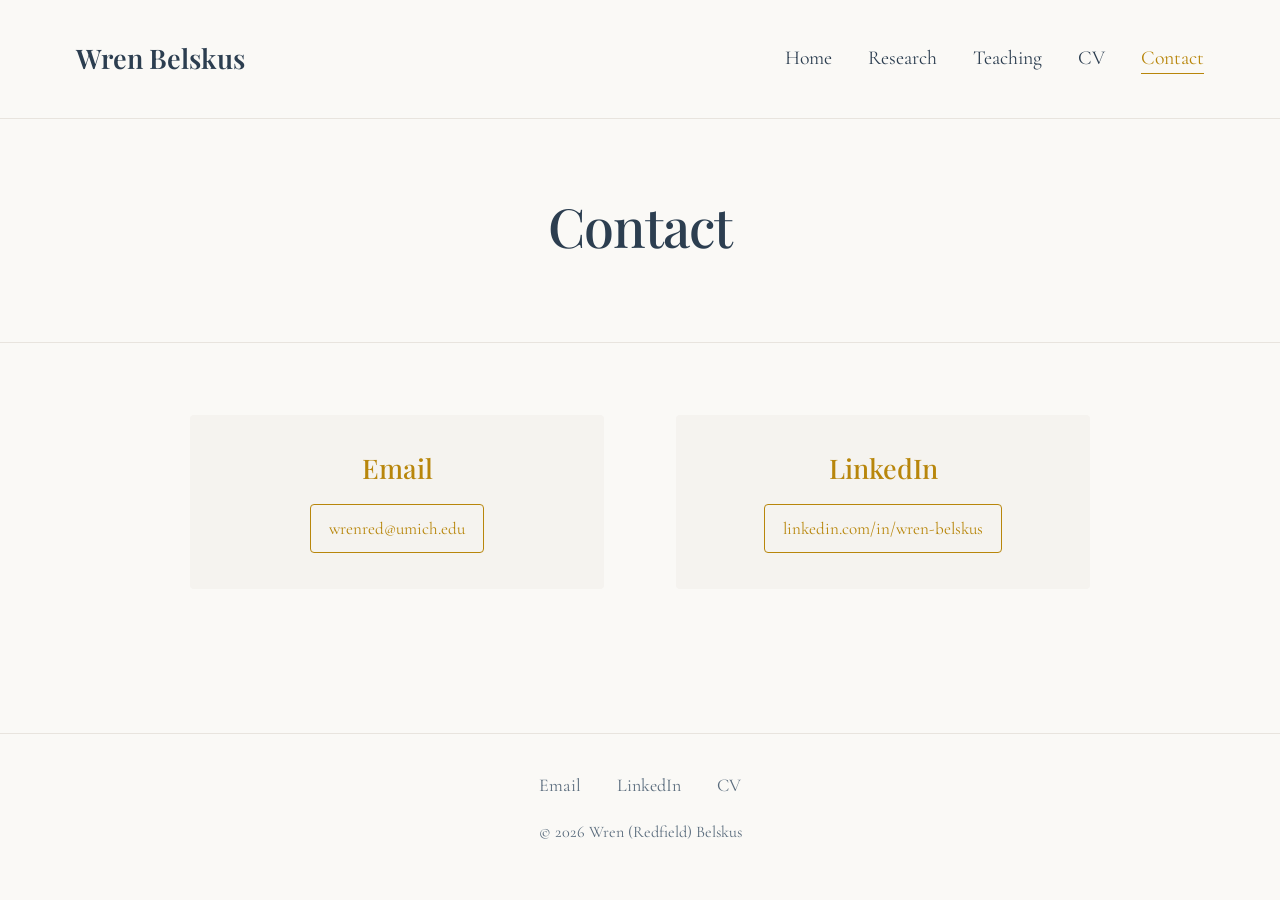
<file: contact.html>
<!DOCTYPE html>
<html lang="en">
<head>
    <!-- Google Analytics -->
    <script async src="https://www.googletagmanager.com/gtag/js?id=G-532YMSY0NJ"></script>
    <script>
        window.dataLayer = window.dataLayer || [];
        function gtag(){dataLayer.push(arguments);}
        gtag('js', new Date());
        gtag('config', 'G-532YMSY0NJ');
    </script>

    <meta charset="UTF-8">
    <meta name="viewport" content="width=device-width, initial-scale=1.0">
    <title>Contact | Wren Belskus | Michigan Accounting PhD</title>
    <meta name="description" content="Contact Wren Belskus, PhD Candidate in Accounting at University of Michigan Ross School of Business. Email and LinkedIn.">
    <meta name="keywords" content="Wren Belskus, Wren Redfield Belskus, contact, email, University of Michigan, Michigan Ross, umich, accounting PhD">
    <meta name="author" content="Wren Belskus">

    <!-- Open Graph / LinkedIn / Facebook -->
    <meta property="og:type" content="website">
    <meta property="og:url" content="https://wrenbelskus.com/contact.html">
    <meta property="og:title" content="Contact | Wren Belskus">
    <meta property="og:description" content="Contact Wren Belskus, PhD Candidate in Accounting at University of Michigan Ross School of Business.">
    <meta property="og:image" content="https://wrenbelskus.com/headshot.jpg">

    <!-- Twitter -->
    <meta name="twitter:card" content="summary_large_image">
    <meta name="twitter:title" content="Contact | Wren Belskus">
    <meta name="twitter:description" content="Contact Wren Belskus, PhD Candidate in Accounting at University of Michigan Ross School of Business.">
    <meta name="twitter:image" content="https://wrenbelskus.com/headshot.jpg">
    <link rel="stylesheet" href="styles.css">
</head>
<body>
    <nav>
        <div class="container">
            <a href="index.html" class="nav-brand">Wren Belskus</a>
            <ul class="nav-links">
                <li><a href="index.html">Home</a></li>
                <li><a href="research.html">Research</a></li>
                <li><a href="teaching.html">Teaching</a></li>
                <li><a href="cv.html">CV</a></li>
                <li><a href="contact.html" class="active">Contact</a></li>
            </ul>
        </div>
    </nav>

    <header class="page-header">
        <div class="container">
            <h1>Contact</h1>
        </div>
    </header>

    <main class="contact-section">
        <div class="container">
            <div class="contact-content">
                <div class="contact-card">
                    <h3>Email</h3>
                    <a href="mailto:wrenred@umich.edu" class="contact-btn">wrenred@umich.edu</a>
                </div>

                <div class="contact-card">
                    <h3>LinkedIn</h3>
                    <a href="https://www.linkedin.com/in/wren-belskus" target="_blank" rel="noopener" class="contact-btn">linkedin.com/in/wren-belskus</a>
                </div>
            </div>
        </div>
    </main>

    <footer>
        <div class="container">
            <div class="footer-links">
                <a href="mailto:wrenred@umich.edu">Email</a>
                <a href="https://www.linkedin.com/in/wren-belskus" target="_blank" rel="noopener">LinkedIn</a>
                <a href="Belskus - CV OCTOBER 2026.pdf" target="_blank">CV</a>
            </div>
            <p>&copy; 2026 Wren (Redfield) Belskus</p>
        </div>
    </footer>
</body>
</html>
</file>
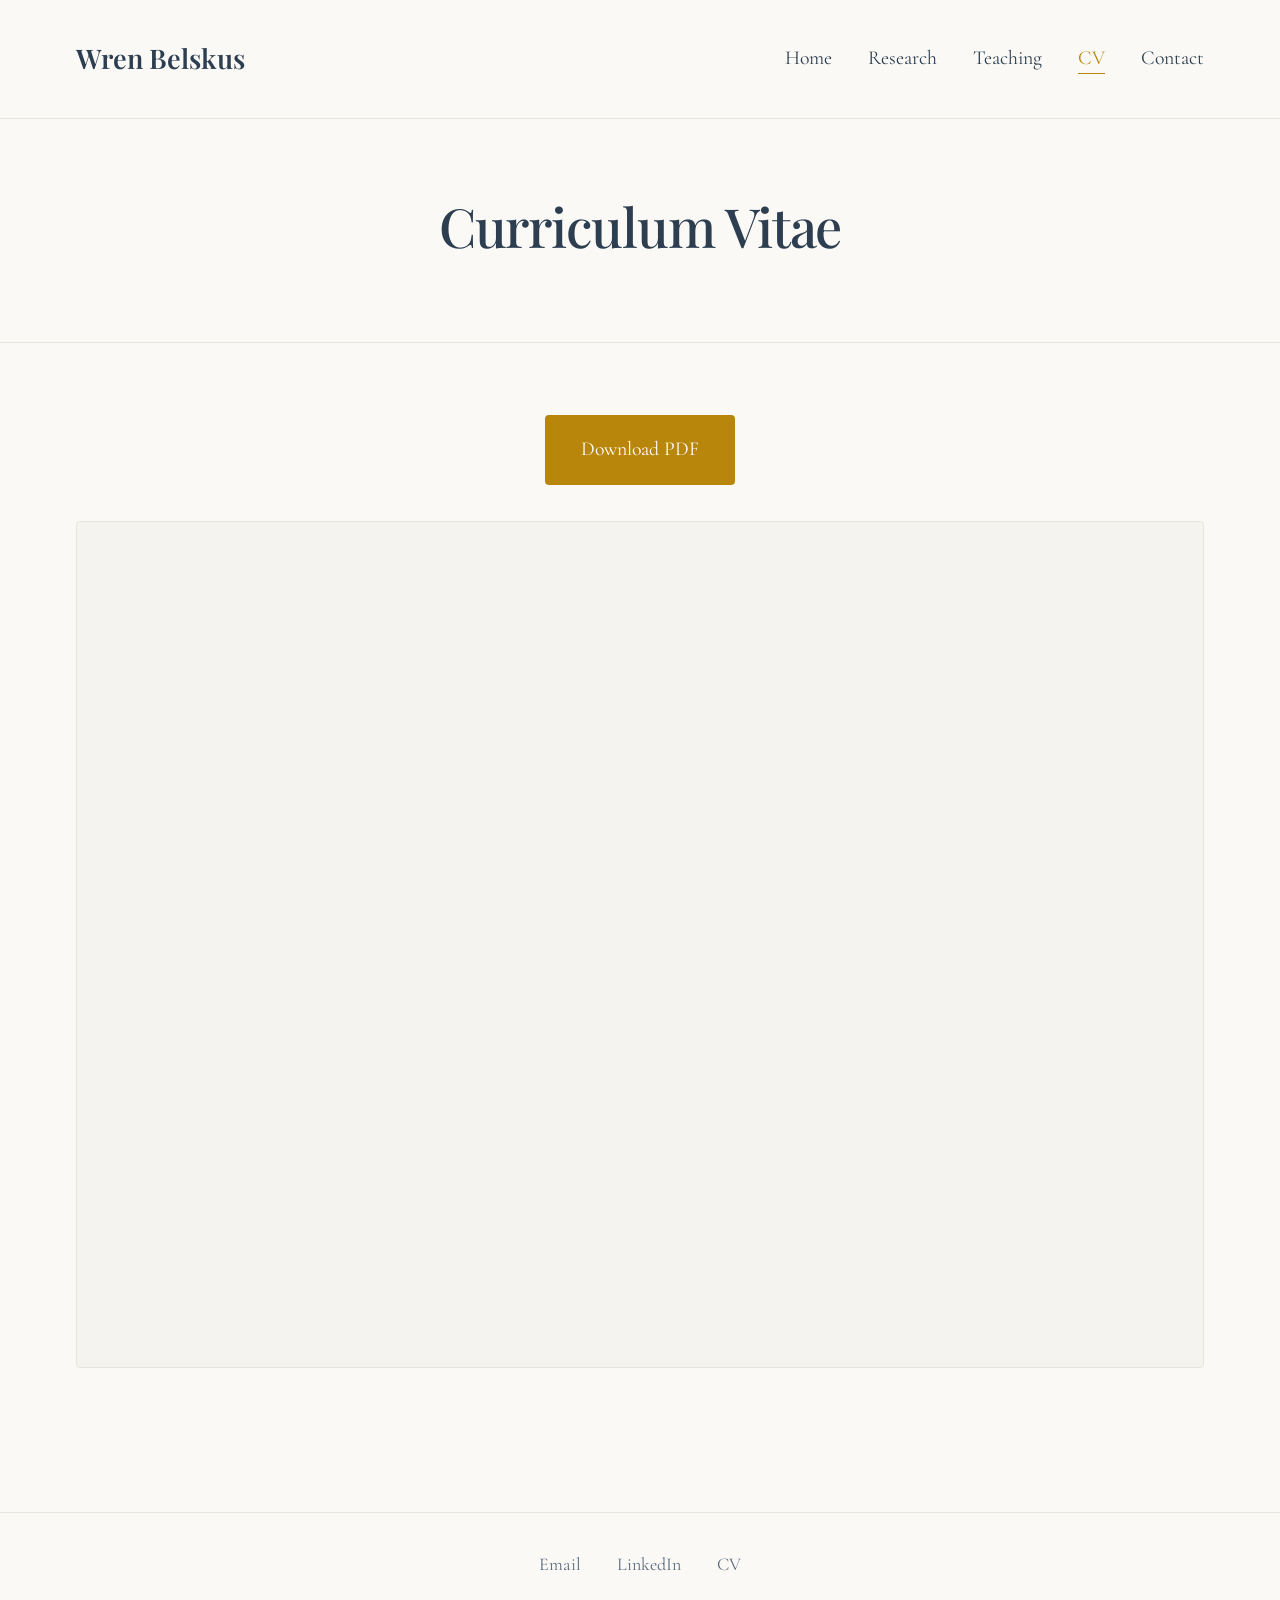
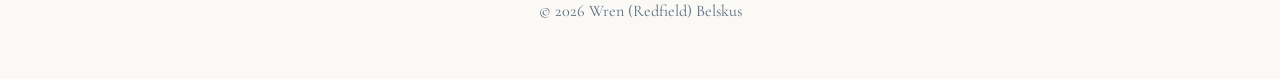
<file: cv.html>
<!DOCTYPE html>
<html lang="en">
<head>
    <!-- Google Analytics -->
    <script async src="https://www.googletagmanager.com/gtag/js?id=G-532YMSY0NJ"></script>
    <script>
        window.dataLayer = window.dataLayer || [];
        function gtag(){dataLayer.push(arguments);}
        gtag('js', new Date());
        gtag('config', 'G-532YMSY0NJ');
    </script>

    <meta charset="UTF-8">
    <meta name="viewport" content="width=device-width, initial-scale=1.0">
    <title>CV | Wren Belskus | Michigan Accounting PhD</title>
    <meta name="description" content="Curriculum vitae of Wren Belskus, PhD Candidate in Accounting at University of Michigan Ross School of Business.">
    <meta name="keywords" content="Wren Belskus, Wren Redfield Belskus, CV, curriculum vitae, accounting PhD, University of Michigan, Michigan Ross, umich">
    <meta name="author" content="Wren Belskus">

    <!-- Open Graph / LinkedIn / Facebook -->
    <meta property="og:type" content="website">
    <meta property="og:url" content="https://wrenbelskus.com/cv.html">
    <meta property="og:title" content="CV | Wren Belskus">
    <meta property="og:description" content="Curriculum vitae of Wren Belskus, PhD Candidate in Accounting at University of Michigan Ross School of Business.">
    <meta property="og:image" content="https://wrenbelskus.com/headshot.jpg">

    <!-- Twitter -->
    <meta name="twitter:card" content="summary_large_image">
    <meta name="twitter:title" content="CV | Wren Belskus">
    <meta name="twitter:description" content="Curriculum vitae of Wren Belskus, PhD Candidate in Accounting at University of Michigan Ross School of Business.">
    <meta name="twitter:image" content="https://wrenbelskus.com/headshot.jpg">
    <link rel="stylesheet" href="styles.css">
</head>
<body>
    <nav>
        <div class="container">
            <a href="index.html" class="nav-brand">Wren Belskus</a>
            <ul class="nav-links">
                <li><a href="index.html">Home</a></li>
                <li><a href="research.html">Research</a></li>
                <li><a href="teaching.html">Teaching</a></li>
                <li><a href="cv.html" class="active">CV</a></li>
                <li><a href="contact.html">Contact</a></li>
            </ul>
        </div>
    </nav>

    <header class="page-header">
        <div class="container">
            <h1>Curriculum Vitae</h1>
        </div>
    </header>

    <main class="cv-section">
        <div class="container">
            <div class="cv-download">
                <a href="Belskus - CV OCTOBER 2026.pdf" target="_blank" class="download-btn">Download PDF</a>
            </div>
            <div class="cv-viewer">
                <iframe src="Belskus - CV OCTOBER 2026.pdf" width="100%" height="800px" style="border: none;"></iframe>
            </div>
        </div>
    </main>

    <footer>
        <div class="container">
            <div class="footer-links">
                <a href="mailto:wrenred@umich.edu">Email</a>
                <a href="https://www.linkedin.com/in/wren-belskus" target="_blank" rel="noopener">LinkedIn</a>
                <a href="Belskus - CV OCTOBER 2026.pdf" target="_blank">CV</a>
            </div>
            <p>&copy; 2026 Wren (Redfield) Belskus</p>
        </div>
    </footer>
</body>
</html>
</file>
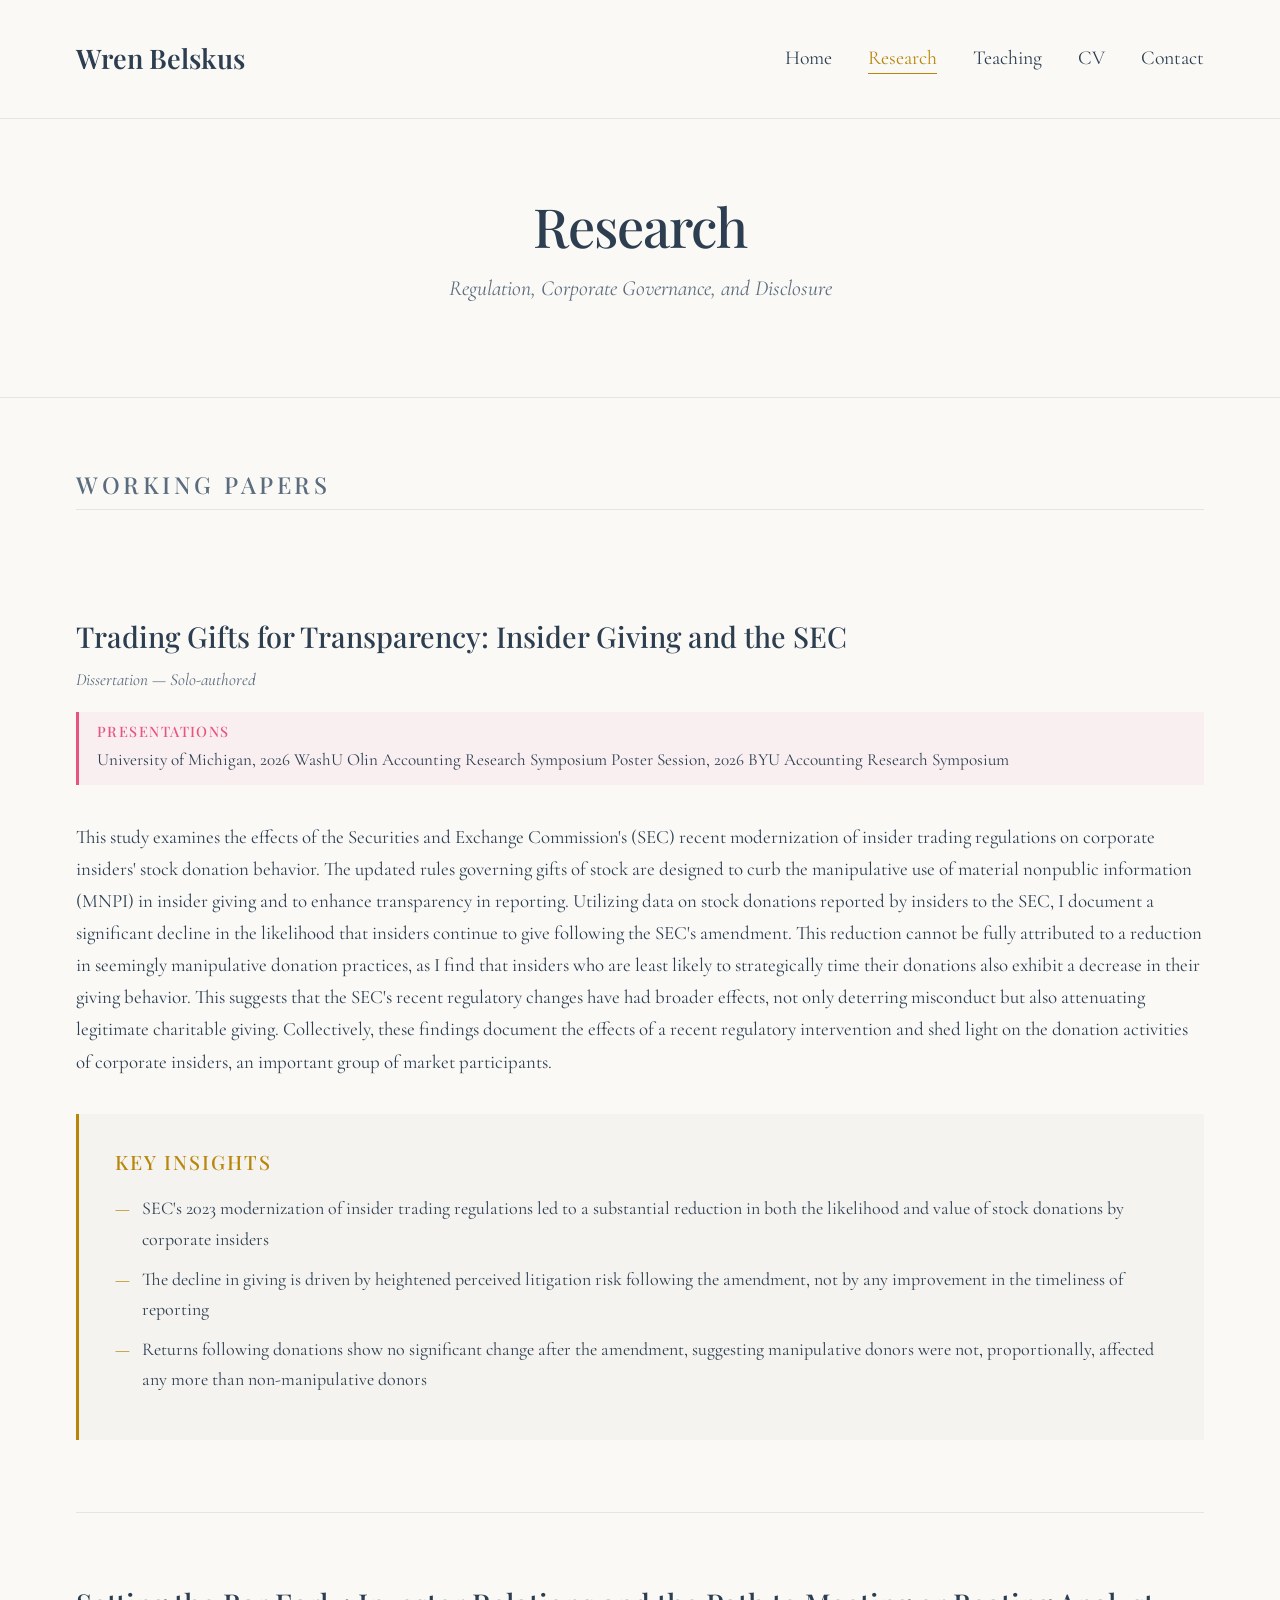
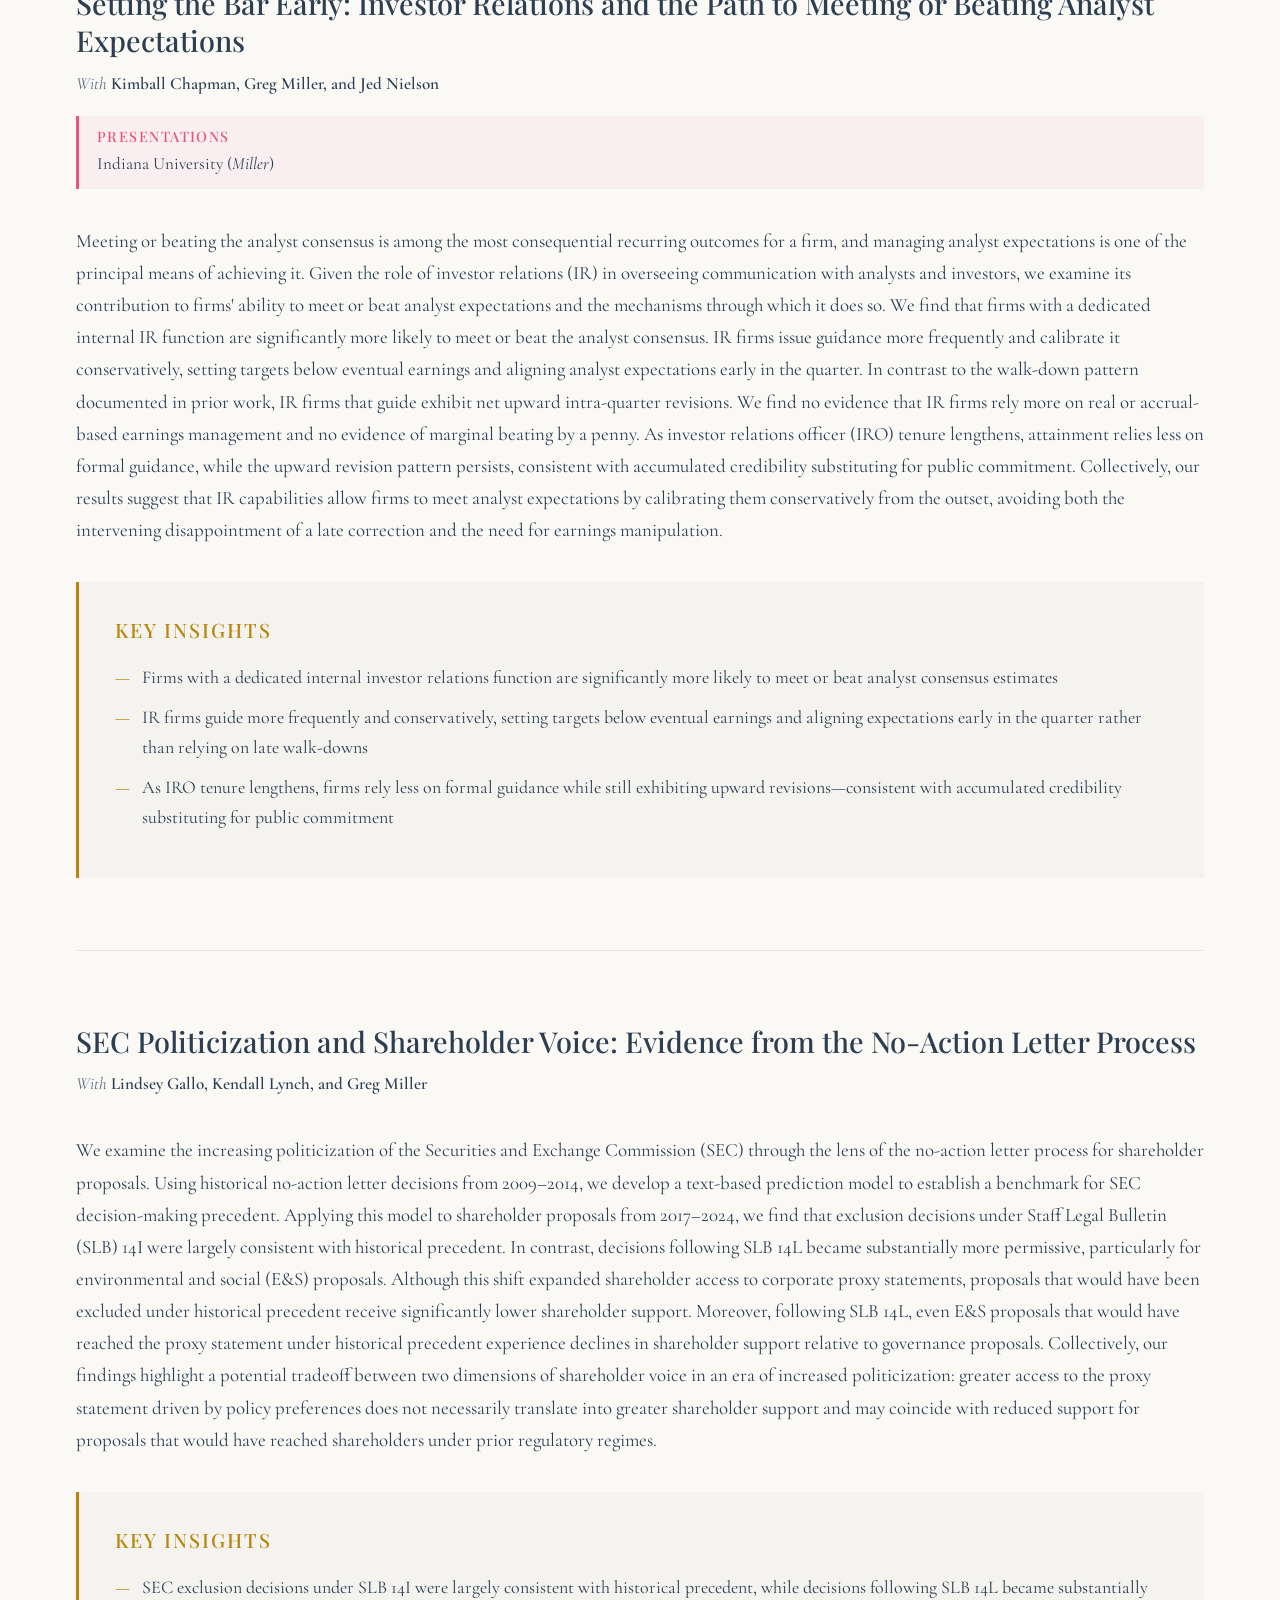
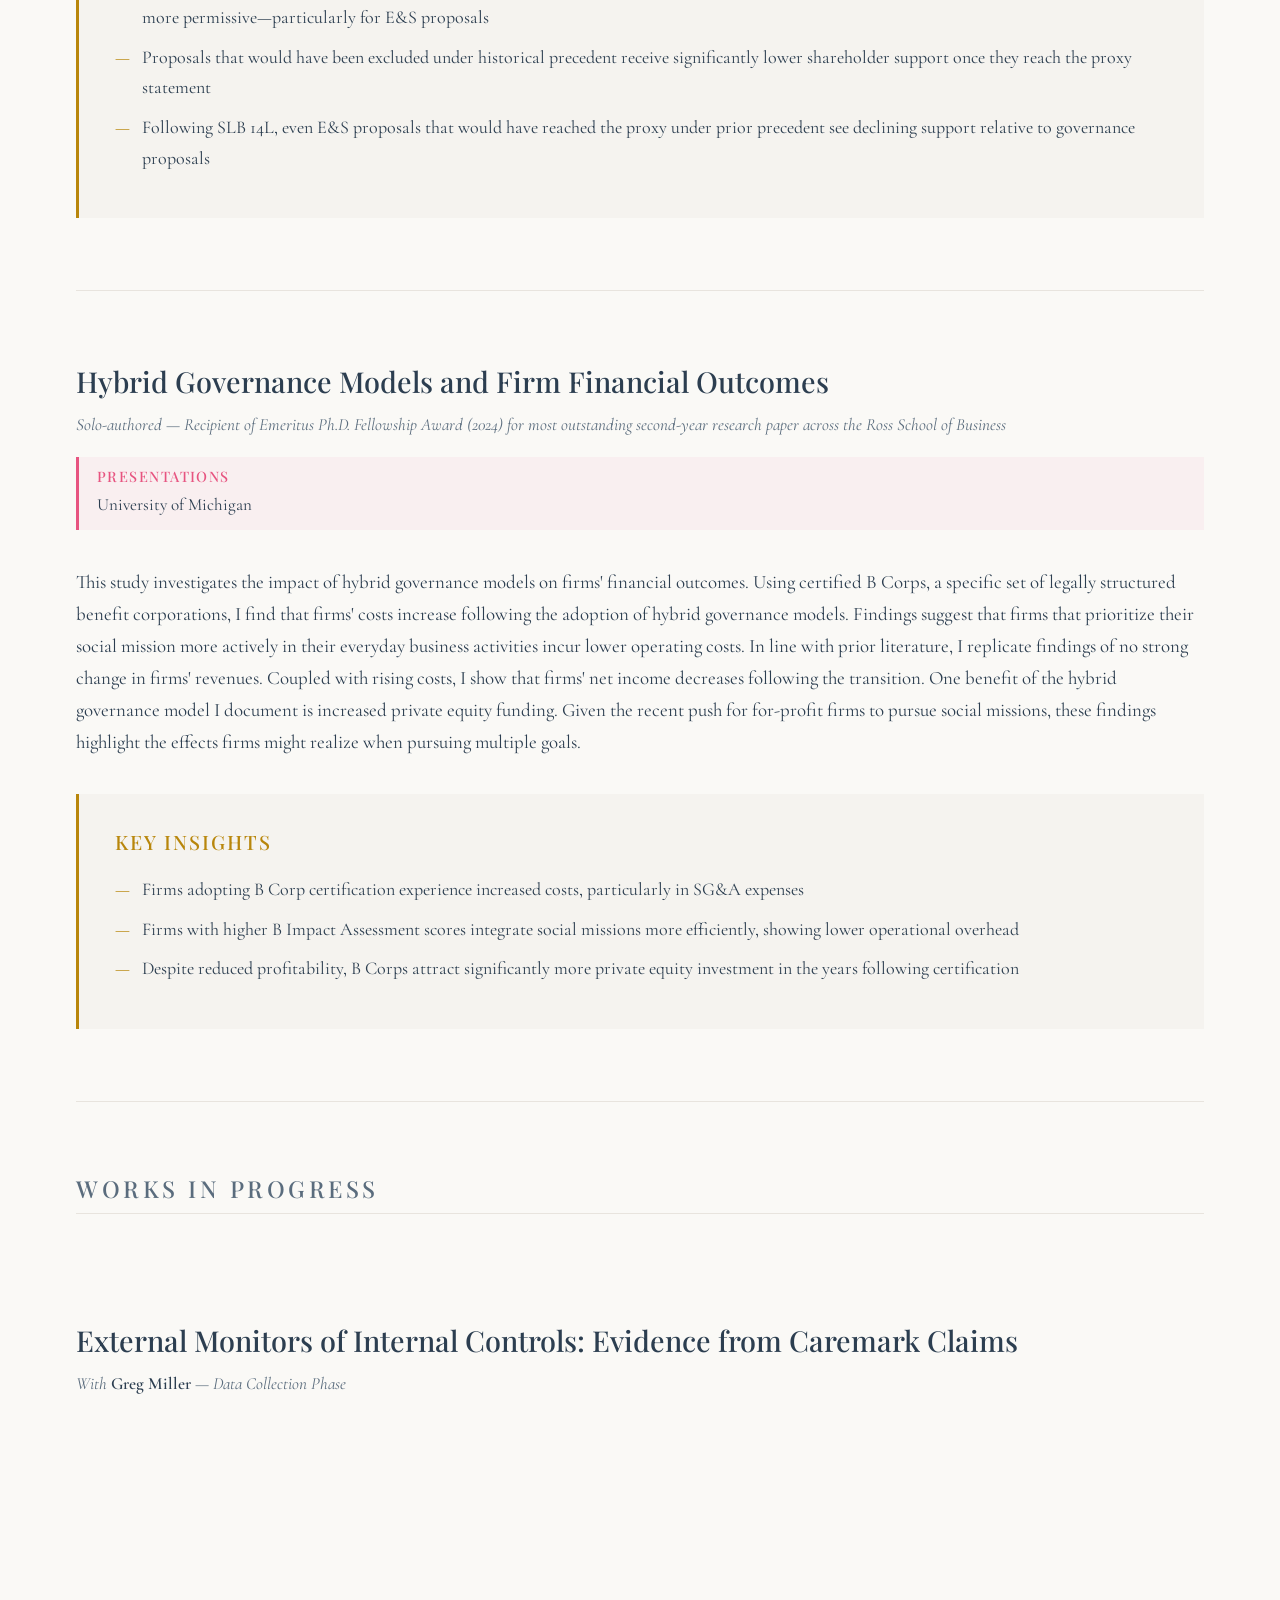
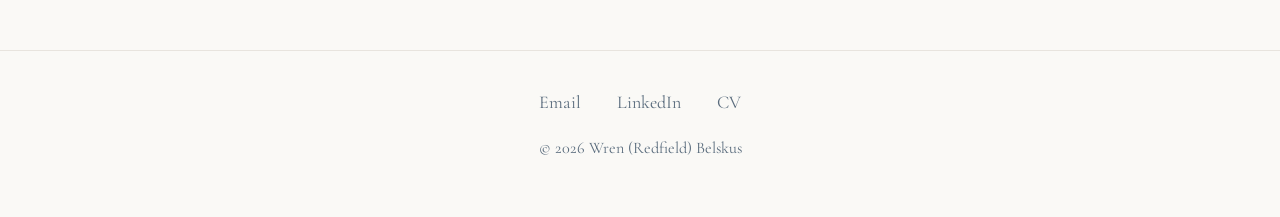
<file: research.html>
<!DOCTYPE html>
<html lang="en">
<head>
    <!-- Google Analytics -->
    <script async src="https://www.googletagmanager.com/gtag/js?id=G-532YMSY0NJ"></script>
    <script>
        window.dataLayer = window.dataLayer || [];
        function gtag(){dataLayer.push(arguments);}
        gtag('js', new Date());
        gtag('config', 'G-532YMSY0NJ');
    </script>

    <meta charset="UTF-8">
    <meta name="viewport" content="width=device-width, initial-scale=1.0">
    <title>Research | Wren Belskus | Michigan Accounting PhD</title>
    <meta name="description" content="Research by Wren Belskus on insider behavior, SEC regulation, shareholder proposals, and hybrid governance. Working papers on insider trading regulations and B Corp certification.">
    <meta name="keywords" content="Wren Belskus, Wren Redfield Belskus, accounting research, insider trading, SEC regulation, shareholder proposals, B Corp, corporate governance, University of Michigan, Michigan Ross, umich">
    <meta name="author" content="Wren Belskus">

    <!-- Open Graph / LinkedIn / Facebook -->
    <meta property="og:type" content="website">
    <meta property="og:url" content="https://wrenbelskus.com/research.html">
    <meta property="og:title" content="Research | Wren Belskus">
    <meta property="og:description" content="Research on insider behavior, SEC regulation, shareholder proposals, and hybrid governance models.">
    <meta property="og:image" content="https://wrenbelskus.com/headshot.jpg">

    <!-- Twitter -->
    <meta name="twitter:card" content="summary_large_image">
    <meta name="twitter:title" content="Research | Wren Belskus">
    <meta name="twitter:description" content="Research on insider behavior, SEC regulation, shareholder proposals, and hybrid governance models.">
    <meta name="twitter:image" content="https://wrenbelskus.com/headshot.jpg">
    <link rel="stylesheet" href="styles.css">
</head>
<body>
    <nav>
        <div class="container">
            <a href="index.html" class="nav-brand">Wren Belskus</a>
            <ul class="nav-links">
                <li><a href="index.html">Home</a></li>
                <li><a href="research.html" class="active">Research</a></li>
                <li><a href="teaching.html">Teaching</a></li>
                <li><a href="cv.html">CV</a></li>
                <li><a href="contact.html">Contact</a></li>
            </ul>
        </div>
    </nav>

    <header class="page-header">
        <div class="container">
            <h1>Research</h1>
            <p>Regulation, Corporate Governance, and Disclosure</p>
        </div>
    </header>

    <main class="research-section">
        <div class="container">

            <h2 class="section-title">Working Papers</h2>

            <article class="research-paper">
                <h3 class="paper-title">Trading Gifts for Transparency: Insider Giving and the SEC</h3>
                <p class="paper-status">Dissertation — Solo-authored</p>
                <div class="paper-presentations">
                    <h4>Presentations</h4>
                    <p>University of Michigan, 2026 WashU Olin Accounting Research Symposium Poster Session, 2026 BYU Accounting Research Symposium</p>
                </div>
                <p class="paper-abstract">
                    This study examines the effects of the Securities and Exchange Commission's (SEC) recent
                    modernization of insider trading regulations on corporate insiders' stock donation behavior.
                    The updated rules governing gifts of stock are designed to curb the manipulative use of
                    material nonpublic information (MNPI) in insider giving and to enhance transparency in
                    reporting. Utilizing data on stock donations reported by insiders to the SEC, I document
                    a significant decline in the likelihood that insiders continue to give following the SEC's
                    amendment. This reduction cannot be fully attributed to a reduction in seemingly manipulative
                    donation practices, as I find that insiders who are least likely to strategically time their
                    donations also exhibit a decrease in their giving behavior. This suggests that the SEC's
                    recent regulatory changes have had broader effects, not only deterring misconduct but also
                    attenuating legitimate charitable giving. Collectively, these findings document the effects
                    of a recent regulatory intervention and shed light on the donation activities of corporate
                    insiders, an important group of market participants.
                </p>
                <div class="key-insights">
                    <h4>Key Insights</h4>
                    <ul>
                        <li>SEC's 2023 modernization of insider trading regulations led to a substantial reduction in both the likelihood and value of stock donations by corporate insiders</li>
                        <li>The decline in giving is driven by heightened perceived litigation risk following the amendment, not by any improvement in the timeliness of reporting</li>
                        <li>Returns following donations show no significant change after the amendment, suggesting manipulative donors were not, proportionally, affected any more than non-manipulative donors</li>
                    </ul>
                </div>
            </article>

            <article class="research-paper">
                <h3 class="paper-title">Setting the Bar Early: Investor Relations and the Path to Meeting or Beating Analyst Expectations</h3>
                <p class="paper-status">With <span class="coauthors">Kimball Chapman, Greg Miller, and Jed Nielson</span></p>
                <div class="paper-presentations">
                    <h4>Presentations</h4>
                    <p>Indiana University (<em>Miller</em>)</p>
                </div>
                <p class="paper-abstract">
                    Meeting or beating the analyst consensus is among the most consequential recurring
                    outcomes for a firm, and managing analyst expectations is one of the principal means of
                    achieving it. Given the role of investor relations (IR) in overseeing communication with
                    analysts and investors, we examine its contribution to firms' ability to meet or beat
                    analyst expectations and the mechanisms through which it does so. We find that firms with
                    a dedicated internal IR function are significantly more likely to meet or beat the analyst
                    consensus. IR firms issue guidance more frequently and calibrate it conservatively,
                    setting targets below eventual earnings and aligning analyst expectations early in the
                    quarter. In contrast to the walk-down pattern documented in prior work, IR firms that
                    guide exhibit net upward intra-quarter revisions. We find no evidence that IR firms rely
                    more on real or accrual-based earnings management and no evidence of marginal beating by
                    a penny. As investor relations officer (IRO) tenure lengthens, attainment relies less on
                    formal guidance, while the upward revision pattern persists, consistent with accumulated
                    credibility substituting for public commitment. Collectively, our results suggest that IR
                    capabilities allow firms to meet analyst expectations by calibrating them conservatively
                    from the outset, avoiding both the intervening disappointment of a late correction and
                    the need for earnings manipulation.
                </p>
                <div class="key-insights">
                    <h4>Key Insights</h4>
                    <ul>
                        <li>Firms with a dedicated internal investor relations function are significantly more likely to meet or beat analyst consensus estimates</li>
                        <li>IR firms guide more frequently and conservatively, setting targets below eventual earnings and aligning expectations early in the quarter rather than relying on late walk-downs</li>
                        <li>As IRO tenure lengthens, firms rely less on formal guidance while still exhibiting upward revisions—consistent with accumulated credibility substituting for public commitment</li>
                    </ul>
                </div>
            </article>

            <article class="research-paper">
                <h3 class="paper-title">SEC Politicization and Shareholder Voice: Evidence from the No-Action Letter Process</h3>
                <p class="paper-status">With <span class="coauthors">Lindsey Gallo, Kendall Lynch, and Greg Miller</span></p>
                <p class="paper-abstract">
                    We examine the increasing politicization of the Securities and Exchange Commission (SEC)
                    through the lens of the no-action letter process for shareholder proposals. Using historical
                    no-action letter decisions from 2009&ndash;2014, we develop a text-based prediction model to
                    establish a benchmark for SEC decision-making precedent. Applying this model to shareholder
                    proposals from 2017&ndash;2024, we find that exclusion decisions under Staff Legal Bulletin
                    (SLB) 14I were largely consistent with historical precedent. In contrast, decisions following
                    SLB 14L became substantially more permissive, particularly for environmental and social (E&amp;S)
                    proposals. Although this shift expanded shareholder access to corporate proxy statements,
                    proposals that would have been excluded under historical precedent receive significantly
                    lower shareholder support. Moreover, following SLB 14L, even E&amp;S proposals that would have
                    reached the proxy statement under historical precedent experience declines in shareholder
                    support relative to governance proposals. Collectively, our findings highlight a potential
                    tradeoff between two dimensions of shareholder voice in an era of increased politicization:
                    greater access to the proxy statement driven by policy preferences does not necessarily
                    translate into greater shareholder support and may coincide with reduced support for
                    proposals that would have reached shareholders under prior regulatory regimes.
                </p>
                <div class="key-insights">
                    <h4>Key Insights</h4>
                    <ul>
                        <li>SEC exclusion decisions under SLB 14I were largely consistent with historical precedent, while decisions following SLB 14L became substantially more permissive&mdash;particularly for E&amp;S proposals</li>
                        <li>Proposals that would have been excluded under historical precedent receive significantly lower shareholder support once they reach the proxy statement</li>
                        <li>Following SLB 14L, even E&amp;S proposals that would have reached the proxy under prior precedent see declining support relative to governance proposals</li>
                    </ul>
                </div>
            </article>

            <article class="research-paper">
                <h3 class="paper-title">Hybrid Governance Models and Firm Financial Outcomes</h3>
                <p class="paper-status">Solo-authored — Recipient of Emeritus Ph.D. Fellowship Award (2024) for most outstanding second-year research paper across the Ross School of Business</p>
                <div class="paper-presentations">
                    <h4>Presentations</h4>
                    <p>University of Michigan</p>
                </div>
                <p class="paper-abstract">
                    This study investigates the impact of hybrid governance models on firms' financial outcomes.
                    Using certified B Corps, a specific set of legally structured benefit corporations, I find
                    that firms' costs increase following the adoption of hybrid governance models. Findings
                    suggest that firms that prioritize their social mission more actively in their everyday
                    business activities incur lower operating costs. In line with prior literature, I replicate
                    findings of no strong change in firms' revenues. Coupled with rising costs, I show that
                    firms' net income decreases following the transition. One benefit of the hybrid governance
                    model I document is increased private equity funding. Given the recent push for for-profit
                    firms to pursue social missions, these findings highlight the effects firms might realize
                    when pursuing multiple goals.
                </p>
                <div class="key-insights">
                    <h4>Key Insights</h4>
                    <ul>
                        <li>Firms adopting B Corp certification experience increased costs, particularly in SG&A expenses</li>
                        <li>Firms with higher B Impact Assessment scores integrate social missions more efficiently, showing lower operational overhead</li>
                        <li>Despite reduced profitability, B Corps attract significantly more private equity investment in the years following certification</li>
                    </ul>
                </div>
            </article>

            <h2 class="section-title">Works in Progress</h2>

            <article class="research-paper">
                <h3 class="paper-title">External Monitors of Internal Controls: Evidence from Caremark Claims</h3>
                <p class="paper-status">With <span class="coauthors">Greg Miller</span> — Data Collection Phase</p>
            </article>

        </div>
    </main>

    <footer>
        <div class="container">
            <div class="footer-links">
                <a href="mailto:wrenred@umich.edu">Email</a>
                <a href="https://www.linkedin.com/in/wren-belskus" target="_blank" rel="noopener">LinkedIn</a>
                <a href="Belskus - CV OCTOBER 2026.pdf" target="_blank">CV</a>
            </div>
            <p>&copy; 2026 Wren (Redfield) Belskus</p>
        </div>
    </footer>
</body>
</html>
</file>
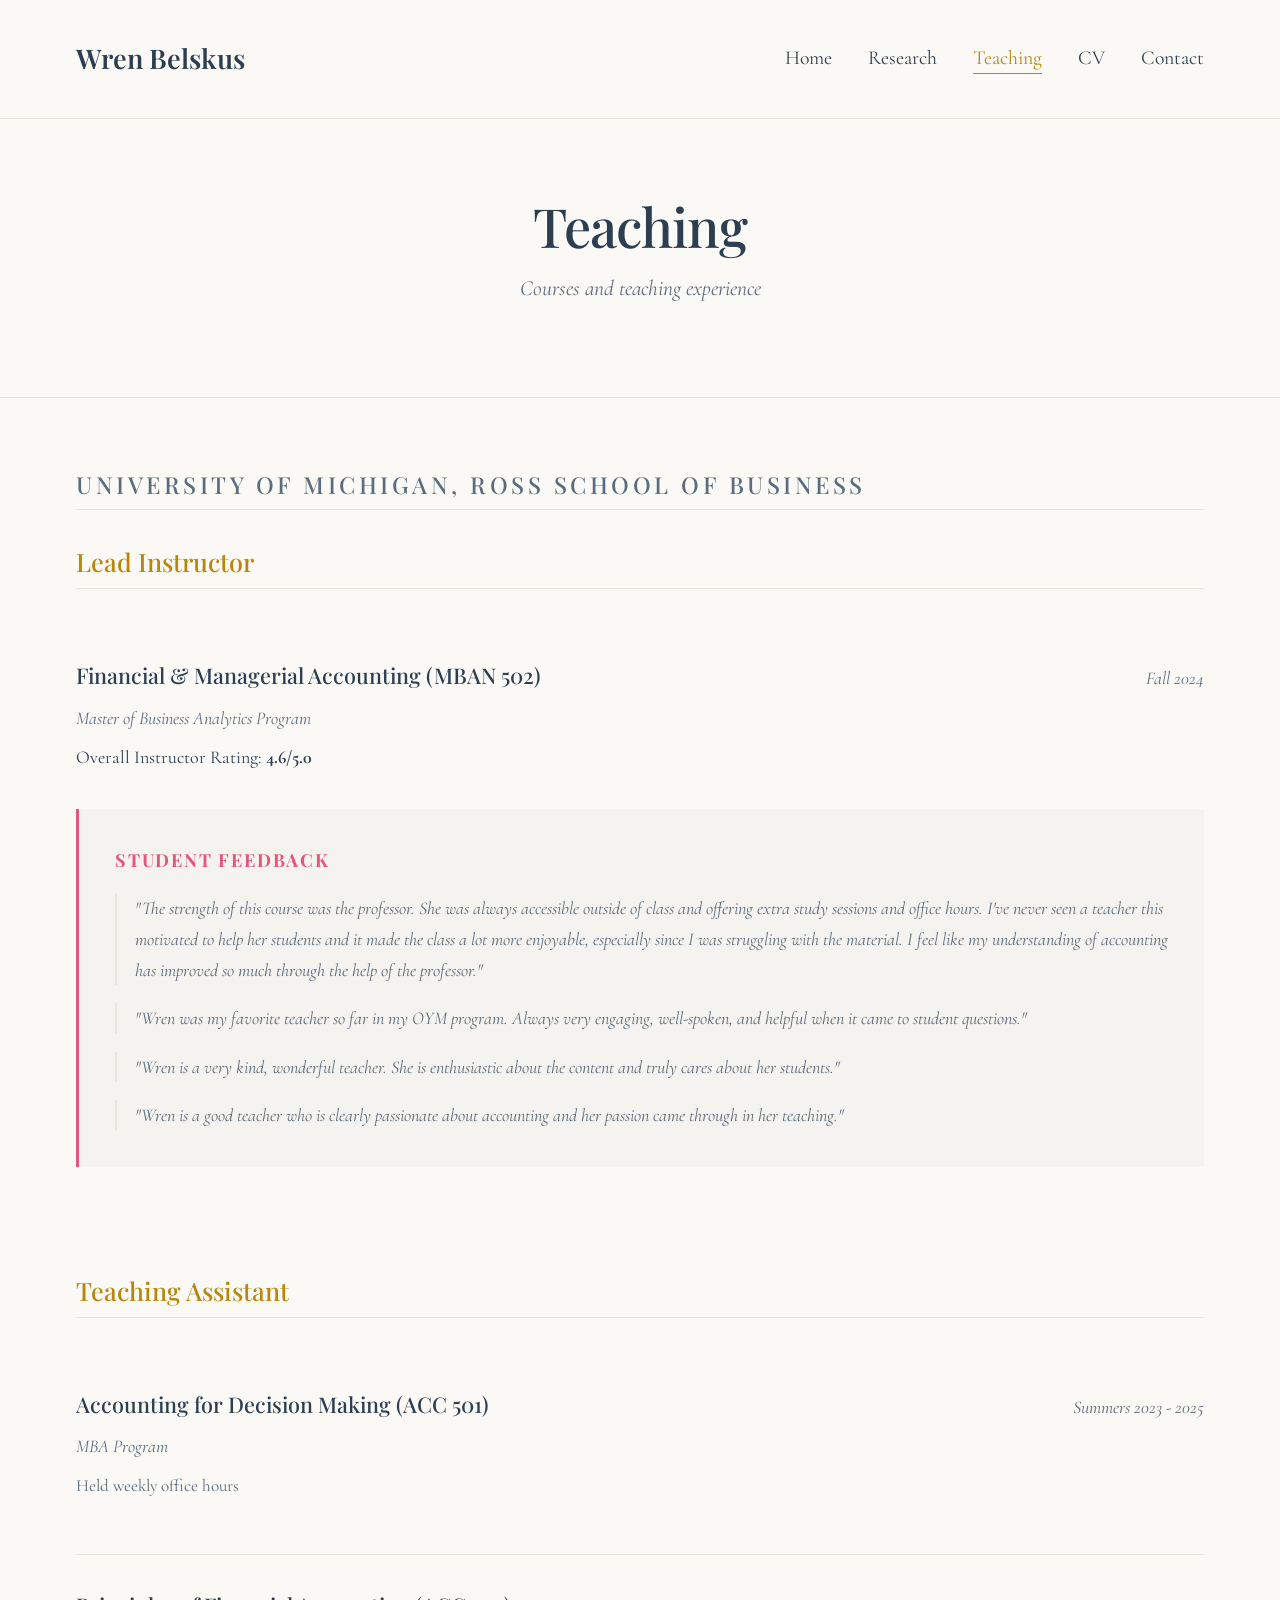
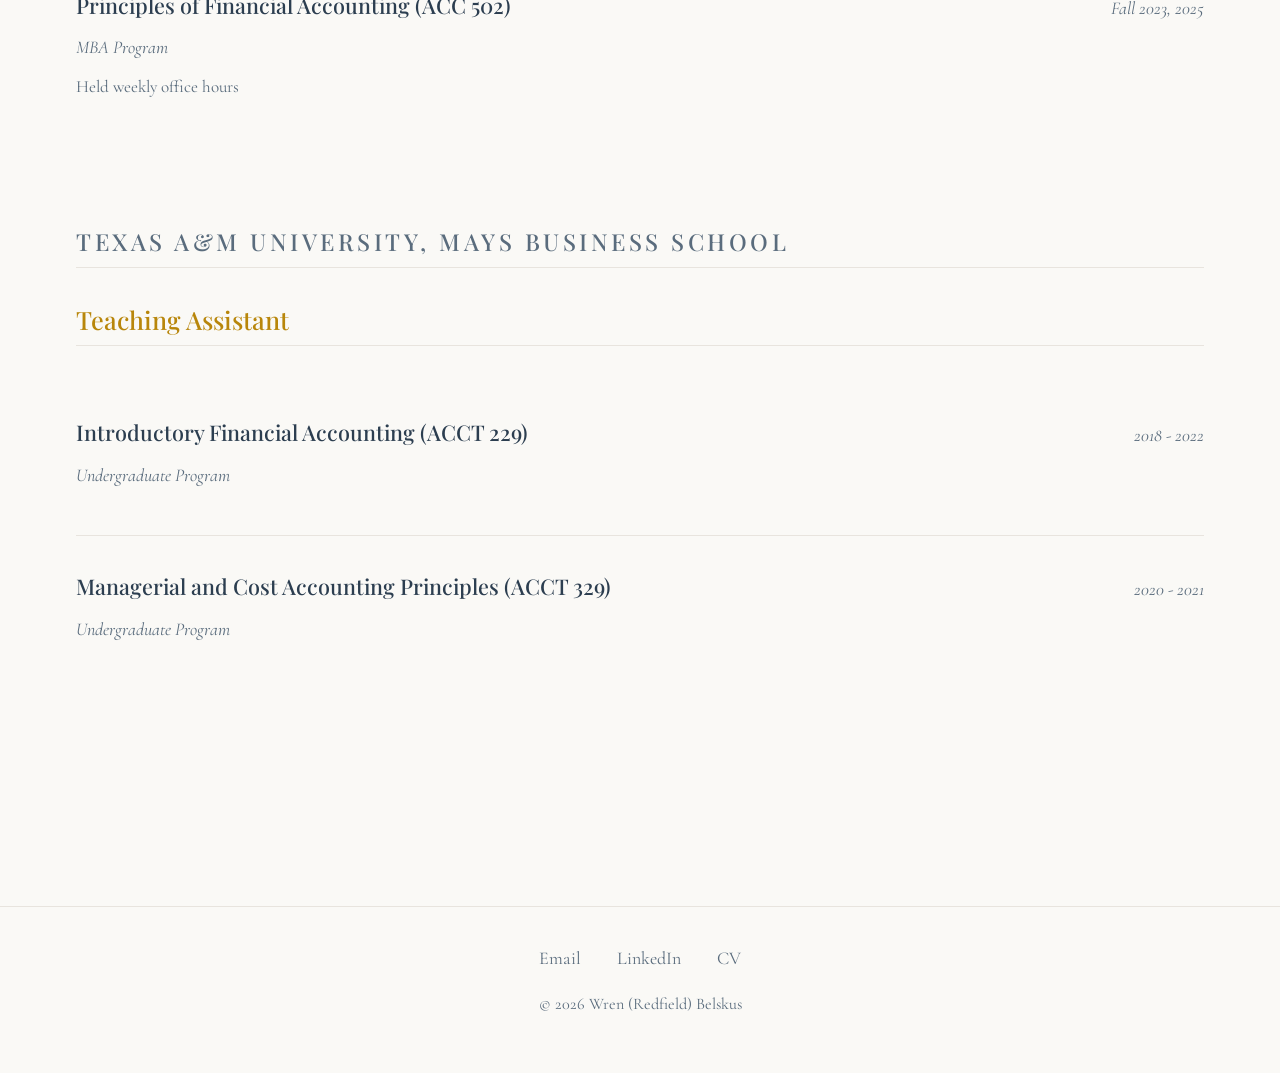
<file: teaching.html>
<!DOCTYPE html>
<html lang="en">
<head>
    <!-- Google Analytics -->
    <script async src="https://www.googletagmanager.com/gtag/js?id=G-532YMSY0NJ"></script>
    <script>
        window.dataLayer = window.dataLayer || [];
        function gtag(){dataLayer.push(arguments);}
        gtag('js', new Date());
        gtag('config', 'G-532YMSY0NJ');
    </script>

    <meta charset="UTF-8">
    <meta name="viewport" content="width=device-width, initial-scale=1.0">
    <title>Teaching | Wren Belskus | Michigan Accounting PhD</title>
    <meta name="description" content="Teaching experience of Wren Belskus at University of Michigan Ross School of Business and Texas A&M. Financial and managerial accounting courses.">
    <meta name="keywords" content="Wren Belskus, Wren Redfield Belskus, accounting teaching, University of Michigan, Michigan Ross, umich, Texas A&M, financial accounting, managerial accounting">
    <meta name="author" content="Wren Belskus">

    <!-- Open Graph / LinkedIn / Facebook -->
    <meta property="og:type" content="website">
    <meta property="og:url" content="https://wrenbelskus.com/teaching.html">
    <meta property="og:title" content="Teaching | Wren Belskus">
    <meta property="og:description" content="Teaching experience at University of Michigan Ross School of Business. Financial and managerial accounting courses.">
    <meta property="og:image" content="https://wrenbelskus.com/headshot.jpg">

    <!-- Twitter -->
    <meta name="twitter:card" content="summary_large_image">
    <meta name="twitter:title" content="Teaching | Wren Belskus">
    <meta name="twitter:description" content="Teaching experience at University of Michigan Ross School of Business. Financial and managerial accounting courses.">
    <meta name="twitter:image" content="https://wrenbelskus.com/headshot.jpg">
    <link rel="stylesheet" href="styles.css">
</head>
<body>
    <nav>
        <div class="container">
            <a href="index.html" class="nav-brand">Wren Belskus</a>
            <ul class="nav-links">
                <li><a href="index.html">Home</a></li>
                <li><a href="research.html">Research</a></li>
                <li><a href="teaching.html" class="active">Teaching</a></li>
                <li><a href="cv.html">CV</a></li>
                <li><a href="contact.html">Contact</a></li>
            </ul>
        </div>
    </nav>

    <header class="page-header">
        <div class="container">
            <h1>Teaching</h1>
            <p>Courses and teaching experience</p>
        </div>
    </header>

    <main class="teaching-section">
        <div class="container">

            <h2 class="section-title">University of Michigan, Ross School of Business</h2>

            <article class="teaching-role">
                <h3 class="role-title">Lead Instructor</h3>

                <div class="course-item">
                    <div class="course-header">
                        <h4>Financial & Managerial Accounting (MBAN 502)</h4>
                        <span class="course-term">Fall 2024</span>
                    </div>
                    <p class="course-program">Master of Business Analytics Program</p>
                    <p class="course-rating">Overall Instructor Rating: <strong>4.6/5.0</strong></p>

                    <div class="student-feedback">
                        <h5>Student Feedback</h5>
                        <blockquote>
                            "The strength of this course was the professor. She was always accessible outside of class and offering extra study sessions and office hours. I've never seen a teacher this motivated to help her students and it made the class a lot more enjoyable, especially since I was struggling with the material. I feel like my understanding of accounting has improved so much through the help of the professor."
                        </blockquote>
                        <blockquote>
                            "Wren was my favorite teacher so far in my OYM program. Always very engaging, well-spoken, and helpful when it came to student questions."
                        </blockquote>
                        <blockquote>
                            "Wren is a very kind, wonderful teacher. She is enthusiastic about the content and truly cares about her students."
                        </blockquote>
                        <blockquote>
                            "Wren is a good teacher who is clearly passionate about accounting and her passion came through in her teaching."
                        </blockquote>
                    </div>
                </div>
            </article>

            <article class="teaching-role">
                <h3 class="role-title">Teaching Assistant</h3>

                <div class="course-item">
                    <div class="course-header">
                        <h4>Accounting for Decision Making (ACC 501)</h4>
                        <span class="course-term">Summers 2023 - 2025</span>
                    </div>
                    <p class="course-program">MBA Program</p>
                    <p class="course-duties">Held weekly office hours</p>
                </div>

                <div class="course-item">
                    <div class="course-header">
                        <h4>Principles of Financial Accounting (ACC 502)</h4>
                        <span class="course-term">Fall 2023, 2025</span>
                    </div>
                    <p class="course-program">MBA Program</p>
                    <p class="course-duties">Held weekly office hours</p>
                </div>
            </article>

            <h2 class="section-title">Texas A&M University, Mays Business School</h2>

            <article class="teaching-role">
                <h3 class="role-title">Teaching Assistant</h3>

                <div class="course-item">
                    <div class="course-header">
                        <h4>Introductory Financial Accounting (ACCT 229)</h4>
                        <span class="course-term">2018 - 2022</span>
                    </div>
                    <p class="course-program">Undergraduate Program</p>
                </div>

                <div class="course-item">
                    <div class="course-header">
                        <h4>Managerial and Cost Accounting Principles (ACCT 329)</h4>
                        <span class="course-term">2020 - 2021</span>
                    </div>
                    <p class="course-program">Undergraduate Program</p>
                </div>
            </article>

        </div>
    </main>

    <footer>
        <div class="container">
            <div class="footer-links">
                <a href="mailto:wrenred@umich.edu">Email</a>
                <a href="https://www.linkedin.com/in/wren-belskus" target="_blank" rel="noopener">LinkedIn</a>
                <a href="Belskus - CV OCTOBER 2026.pdf" target="_blank">CV</a>
            </div>
            <p>&copy; 2026 Wren (Redfield) Belskus</p>
        </div>
    </footer>
</body>
</html>
</file>
<file: styles.css>
/* Import Google Fonts */
@import url('https://fonts.googleapis.com/css2?family=Cormorant+Garamond:ital,wght@0,400;0,500;0,600;1,400&family=Playfair+Display:wght@400;500;600;700&display=swap');

/* CSS Custom Properties */
:root {
    --color-bg: #faf9f6;
    --color-bg-alt: #f5f3ef;
    --color-text: #2c3e50;
    --color-text-light: #5a6c7d;
    --color-accent: #b8860b;
    --color-accent-light: #d4a84b;
    --color-pink: #e75480;
    --color-pink-light: #f2a6c2;
    --color-border: #e8e4de;
    --font-heading: 'Playfair Display', Georgia, serif;
    --font-body: 'Cormorant Garamond', Georgia, serif;
    --max-width: 1200px;
    --spacing-xs: 0.5rem;
    --spacing-sm: 1rem;
    --spacing-md: 2rem;
    --spacing-lg: 4rem;
    --spacing-xl: 6rem;
}

/* Reset and Base */
*, *::before, *::after {
    box-sizing: border-box;
    margin: 0;
    padding: 0;
}

html {
    font-size: 18px;
    scroll-behavior: smooth;
}

body {
    font-family: var(--font-body);
    font-size: 1rem;
    line-height: 1.7;
    color: var(--color-text);
    background-color: var(--color-bg);
}

/* Typography */
h1, h2, h3, h4 {
    font-family: var(--font-heading);
    font-weight: 500;
    line-height: 1.3;
    color: var(--color-text);
}

h1 {
    font-size: 3rem;
    letter-spacing: -0.02em;
}

h2 {
    font-size: 2rem;
    margin-bottom: var(--spacing-md);
}

h3 {
    font-size: 1.5rem;
    margin-bottom: var(--spacing-sm);
}

p {
    margin-bottom: var(--spacing-sm);
}

a {
    color: var(--color-accent);
    text-decoration: none;
    transition: color 0.3s ease;
}

a:hover {
    color: var(--color-accent-light);
}

/* Layout */
.container {
    max-width: var(--max-width);
    margin: 0 auto;
    padding: 0 var(--spacing-md);
}

/* Navigation */
nav {
    padding: var(--spacing-md) 0;
    border-bottom: 1px solid var(--color-border);
    background-color: var(--color-bg);
    position: sticky;
    top: 0;
    z-index: 100;
}

nav .container {
    display: flex;
    justify-content: space-between;
    align-items: center;
}

.nav-brand {
    font-family: var(--font-heading);
    font-size: 1.5rem;
    font-weight: 600;
    color: var(--color-text);
}

.nav-links {
    display: flex;
    gap: var(--spacing-md);
    list-style: none;
}

.nav-links a {
    font-family: var(--font-body);
    font-size: 1.1rem;
    color: var(--color-text);
    position: relative;
    padding-bottom: 4px;
}

.nav-links a::after {
    content: '';
    position: absolute;
    bottom: 0;
    left: 0;
    width: 0;
    height: 1px;
    background-color: var(--color-accent);
    transition: width 0.3s ease;
}

.nav-links a:hover::after,
.nav-links a.active::after {
    width: 100%;
}

.nav-links a.active {
    color: var(--color-accent);
}

/* Hero Section */
.hero {
    padding: var(--spacing-xl) 0;
    min-height: 80vh;
    display: flex;
    align-items: center;
}

.hero-content {
    display: grid;
    grid-template-columns: 1fr 1.2fr;
    gap: var(--spacing-lg);
    align-items: center;
}

.hero-image {
    position: relative;
}

.hero-image img {
    width: 100%;
    max-width: 400px;
    height: auto;
    object-fit: cover;
    border-radius: 4px;
    box-shadow: 0 20px 60px rgba(0, 0, 0, 0.1);
    border: 3px solid transparent;
    transition: border-color 0.3s ease;
}

.hero-image img:hover {
    border-color: var(--color-pink);
}

.hero-text h1 {
    margin-bottom: var(--spacing-sm);
}

.hero-subtitle {
    font-size: 1.3rem;
    color: var(--color-text-light);
    margin-bottom: var(--spacing-md);
    font-style: italic;
}

.hero-bio {
    font-size: 1.15rem;
    margin-bottom: var(--spacing-md);
}

.contact-link {
    display: inline-flex;
    align-items: center;
    gap: var(--spacing-xs);
    font-size: 1.1rem;
    border-bottom: 1px solid var(--color-accent);
    padding-bottom: 2px;
}

/* Page Header */
.page-header {
    padding: var(--spacing-lg) 0;
    text-align: center;
    border-bottom: 1px solid var(--color-border);
}

.page-header h1 {
    margin-bottom: var(--spacing-xs);
}

.page-header p {
    font-size: 1.2rem;
    color: var(--color-text-light);
    font-style: italic;
}

/* Research Section */
.research-section {
    padding: var(--spacing-lg) 0;
}

.section-title {
    font-family: var(--font-heading);
    font-size: 1.3rem;
    text-transform: uppercase;
    letter-spacing: 0.15em;
    color: var(--color-text-light);
    border-bottom: 1px solid var(--color-border);
    padding-bottom: var(--spacing-xs);
    margin-bottom: var(--spacing-md);
    margin-top: var(--spacing-lg);
}

.section-title:first-of-type {
    margin-top: 0;
}

.research-paper {
    padding: var(--spacing-lg) 0;
    border-bottom: 1px solid var(--color-border);
}

.research-paper:last-child {
    border-bottom: none;
}

.paper-title {
    font-family: var(--font-heading);
    font-size: 1.6rem;
    margin-bottom: var(--spacing-xs);
}

.paper-status {
    font-size: 0.95rem;
    color: var(--color-text-light);
    font-style: italic;
    margin-bottom: var(--spacing-md);
}

.paper-status .coauthors {
    font-style: normal;
    font-weight: 600;
    color: var(--color-text);
}

.paper-presentations {
    background-color: rgba(231, 84, 128, 0.06);
    border-left: 3px solid var(--color-pink);
    padding: 0.6rem var(--spacing-sm);
    margin-top: calc(-1 * var(--spacing-md) + var(--spacing-sm));
    margin-bottom: var(--spacing-md);
    font-size: 0.95rem;
}

.paper-presentations p {
    margin-bottom: 0;
}

.paper-presentations h4 {
    font-family: var(--font-heading);
    font-size: 0.8rem;
    color: var(--color-pink);
    text-transform: uppercase;
    letter-spacing: 0.1em;
    margin-bottom: 0.2rem;
}

.paper-abstract {
    margin-bottom: var(--spacing-md);
    font-size: 1.05rem;
}

.key-insights {
    background-color: var(--color-bg-alt);
    padding: var(--spacing-md);
    border-left: 3px solid var(--color-accent);
    margin-top: var(--spacing-md);
}

.key-insights h4 {
    font-family: var(--font-heading);
    font-size: 1.1rem;
    color: var(--color-accent);
    margin-bottom: var(--spacing-sm);
    text-transform: uppercase;
    letter-spacing: 0.1em;
}

.key-insights ul {
    list-style: none;
}

.key-insights li {
    padding-left: 1.5rem;
    position: relative;
    margin-bottom: var(--spacing-xs);
}

.key-insights li::before {
    content: '—';
    position: absolute;
    left: 0;
    color: var(--color-accent);
}

/* About Section */
.about-section {
    padding: var(--spacing-lg) 0;
}

.about-intro {
    max-width: 800px;
    margin: 0 auto var(--spacing-lg);
    text-align: center;
    font-size: 1.2rem;
}

.about-grid {
    display: grid;
    grid-template-columns: repeat(2, 1fr);
    gap: var(--spacing-lg);
    margin-bottom: var(--spacing-lg);
}

.about-card {
    background-color: var(--color-bg-alt);
    padding: var(--spacing-md);
    border-radius: 4px;
}

.about-card img {
    width: 100%;
    height: 350px;
    object-fit: cover;
    border-radius: 4px;
    margin-bottom: var(--spacing-md);
    border: 3px solid transparent;
    transition: border-color 0.3s ease;
}

.about-card img:hover {
    border-color: var(--color-pink);
}

.about-card h3 {
    font-family: var(--font-heading);
    margin-bottom: var(--spacing-xs);
}

.about-card p {
    color: var(--color-text-light);
    font-style: italic;
}

.hobbies {
    max-width: 800px;
    margin: 0 auto;
    text-align: center;
}

.hobbies h3 {
    margin-bottom: var(--spacing-md);
}

.hobby-list {
    display: flex;
    flex-wrap: wrap;
    justify-content: center;
    gap: var(--spacing-sm);
    list-style: none;
}

.hobby-list li {
    background-color: var(--color-bg-alt);
    padding: var(--spacing-xs) var(--spacing-sm);
    border-radius: 2px;
    font-size: 1rem;
    border: 1px solid var(--color-border);
    transition: all 0.3s ease;
}

.hobby-list li:hover {
    background-color: var(--color-pink-light);
    border-color: var(--color-pink);
}

/* CV Section */
.cv-section {
    padding: var(--spacing-lg) 0;
}

.cv-download {
    text-align: center;
    margin-bottom: var(--spacing-md);
}

.download-btn {
    display: inline-block;
    padding: var(--spacing-sm) var(--spacing-md);
    background-color: var(--color-accent);
    color: white;
    border-radius: 4px;
    font-family: var(--font-body);
    font-size: 1.1rem;
    transition: background-color 0.3s ease;
}

.download-btn:hover {
    background-color: var(--color-accent-light);
    color: white;
}

.cv-viewer {
    background-color: var(--color-bg-alt);
    padding: var(--spacing-sm);
    border-radius: 4px;
    border: 1px solid var(--color-border);
}

/* Teaching Section */
.teaching-section {
    padding: var(--spacing-lg) 0;
}

.teaching-role {
    margin-bottom: var(--spacing-lg);
}

.role-title {
    font-family: var(--font-heading);
    font-size: 1.4rem;
    color: var(--color-accent);
    margin-bottom: var(--spacing-md);
    padding-bottom: var(--spacing-xs);
    border-bottom: 1px solid var(--color-border);
}

.course-item {
    padding: var(--spacing-md) 0;
    border-bottom: 1px solid var(--color-border);
}

.course-item:last-child {
    border-bottom: none;
}

.course-header {
    display: flex;
    justify-content: space-between;
    align-items: baseline;
    flex-wrap: wrap;
    gap: var(--spacing-sm);
    margin-bottom: var(--spacing-xs);
}

.course-header h4 {
    font-family: var(--font-heading);
    font-size: 1.2rem;
    margin: 0;
}

.course-term {
    font-style: italic;
    color: var(--color-text-light);
}

.course-program {
    color: var(--color-text-light);
    font-style: italic;
    margin-bottom: var(--spacing-xs);
}

.course-rating {
    margin-bottom: var(--spacing-sm);
}

.course-duties {
    color: var(--color-text-light);
    font-size: 0.95rem;
}

.student-feedback {
    background-color: var(--color-bg-alt);
    padding: var(--spacing-md);
    border-left: 3px solid var(--color-pink);
    margin-top: var(--spacing-md);
}

.student-feedback h5 {
    font-family: var(--font-heading);
    font-size: 1rem;
    color: var(--color-pink);
    margin-bottom: var(--spacing-sm);
    text-transform: uppercase;
    letter-spacing: 0.1em;
}

.student-feedback blockquote {
    font-style: italic;
    margin-bottom: var(--spacing-sm);
    padding-left: var(--spacing-sm);
    border-left: 2px solid var(--color-border);
    color: var(--color-text-light);
}

.student-feedback blockquote:last-child {
    margin-bottom: 0;
}

/* Contact Section */
.contact-section {
    padding: var(--spacing-lg) 0;
}

.contact-content {
    display: grid;
    grid-template-columns: repeat(auto-fit, minmax(280px, 1fr));
    gap: var(--spacing-lg);
    max-width: 900px;
    margin: 0 auto;
}

.contact-card {
    background-color: var(--color-bg-alt);
    padding: var(--spacing-md);
    border-radius: 4px;
    text-align: center;
}

.contact-card h3 {
    font-family: var(--font-heading);
    margin-bottom: var(--spacing-sm);
    color: var(--color-accent);
}

.contact-card p {
    color: var(--color-text-light);
    margin-bottom: var(--spacing-sm);
}

.contact-btn {
    display: inline-block;
    padding: var(--spacing-xs) var(--spacing-sm);
    border: 1px solid var(--color-accent);
    border-radius: 4px;
    font-size: 0.95rem;
    transition: all 0.3s ease;
}

.contact-btn:hover {
    background-color: var(--color-accent);
    color: white;
}

/* Footer */
footer {
    padding: var(--spacing-md) 0;
    border-top: 1px solid var(--color-border);
    text-align: center;
    margin-top: var(--spacing-lg);
}

.footer-links {
    display: flex;
    justify-content: center;
    gap: var(--spacing-md);
    margin-bottom: var(--spacing-sm);
}

.footer-links a {
    color: var(--color-text-light);
}

.footer-links a:hover {
    color: var(--color-accent);
}

footer p {
    color: var(--color-text-light);
    font-size: 0.9rem;
}

/* Responsive Design */
@media (max-width: 900px) {
    html {
        font-size: 16px;
    }

    .hero-content {
        grid-template-columns: 1fr;
        text-align: center;
    }

    .hero-image {
        order: -1;
    }

    .hero-image img {
        max-width: 300px;
        margin: 0 auto;
        display: block;
    }

    .about-grid {
        grid-template-columns: 1fr;
    }

    h1 {
        font-size: 2.5rem;
    }
}

@media (max-width: 600px) {
    nav .container {
        flex-direction: column;
        gap: var(--spacing-sm);
    }

    .nav-links {
        gap: var(--spacing-sm);
    }

    h1 {
        font-size: 2rem;
    }

    .hero {
        min-height: auto;
        padding: var(--spacing-lg) 0;
    }
}
</file>
